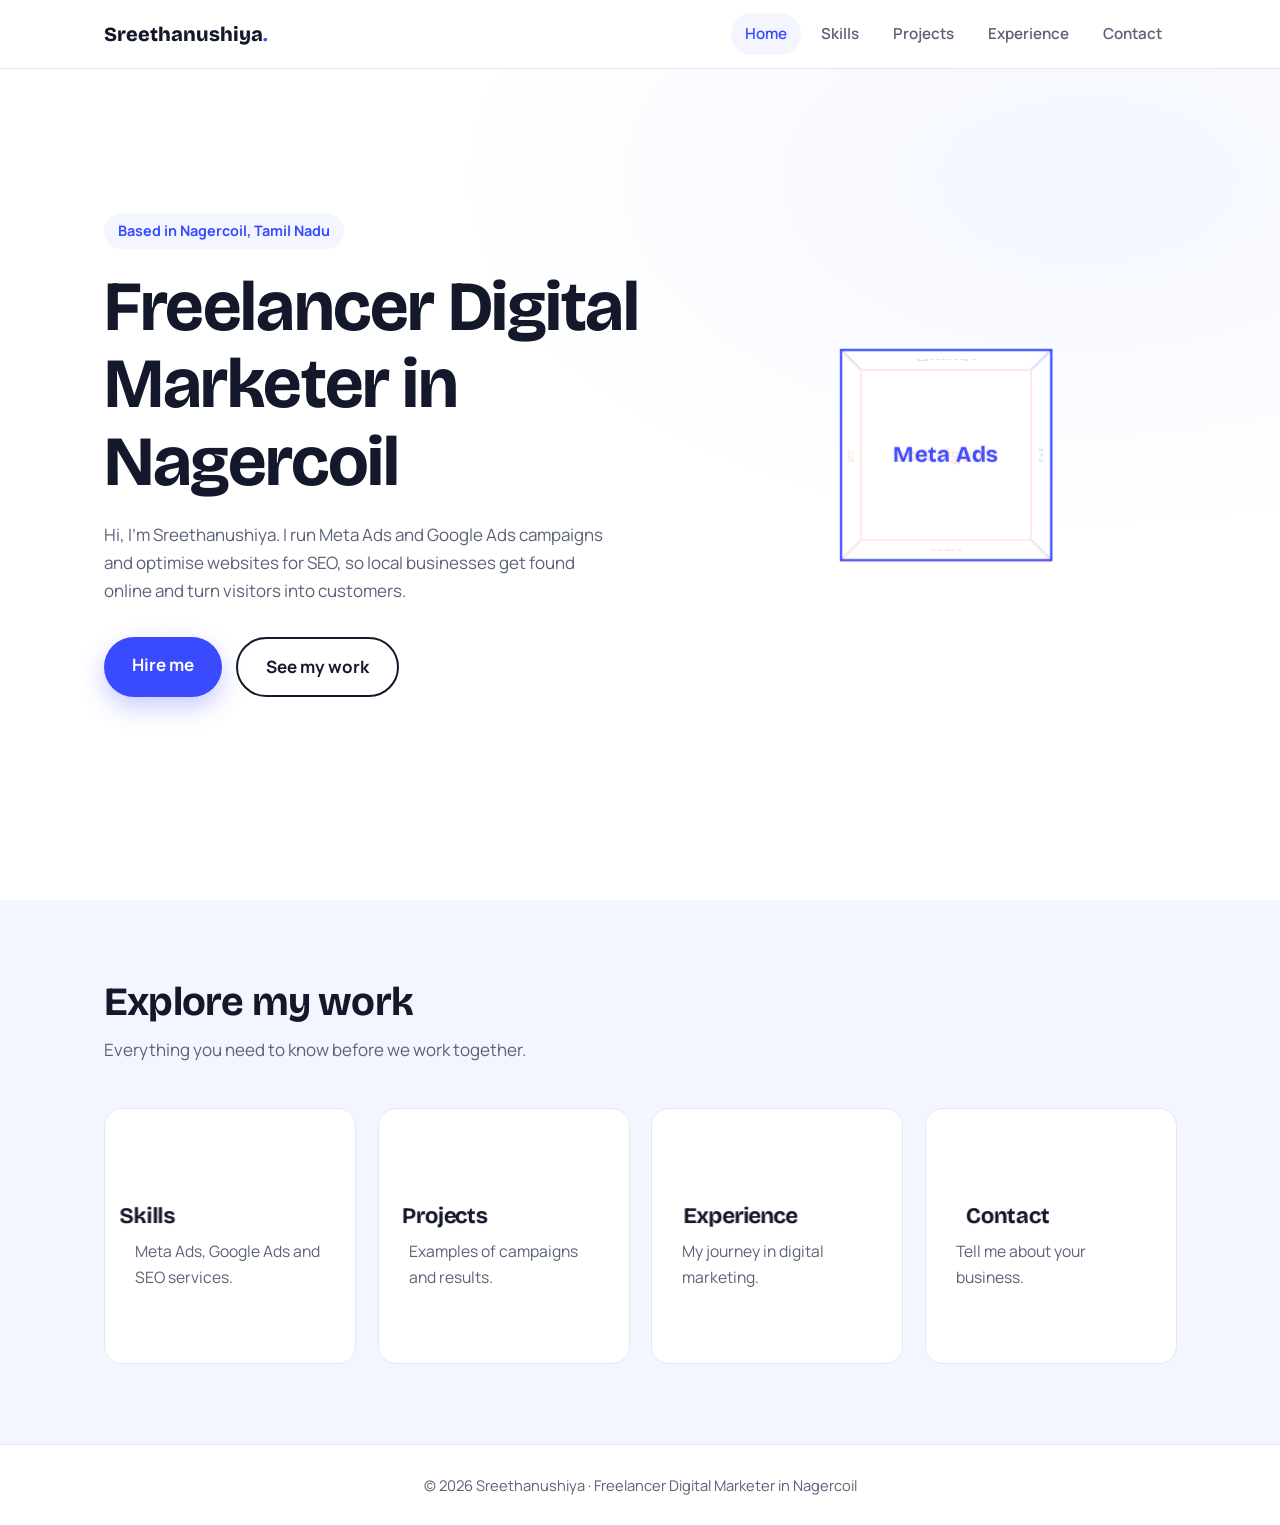
<file: index.html>
<!DOCTYPE html>
<html lang="en">
<head>
 <meta name="google-site-verification" content="ZzBJBocfdksx5osxQsKwCye_n1ombPH4TGK053Z4pOg" />
<meta charset="UTF-8">
<meta name="viewport" content="width=device-width, initial-scale=1">
<title> Digital Marketer Freelancing in Nagercoil | Sreethanushiya</title>
<meta name="description" content="Sreethanushiya is a freelancer digital marketer in Nagercoil offering Meta Ads, Google Ads and SEO services to help local businesses get more leads and sales.">
<meta name="keywords" content="freelancer digital marketer in Nagercoil, digital marketer Nagercoil, Meta Ads, Google Ads, SEO freelancer Nagercoil">
<meta name="author" content="Sreethanushiya">
<meta name="robots" content="index, follow">
<link rel="canonical" href="https://sreethanushiya.github.io/seo/">
<meta property="og:type" content="website">
<meta property="og:title" content="Freelancer Digital Marketer in Nagercoil | Sreethanushiya">
<meta property="og:description" content="Sreethanushiya is a freelancer digital marketer in Nagercoil offering Meta Ads, Google Ads and SEO services to help local businesses get more leads and sales.">
<meta property="og:url" content="https://sreethanushiya.github.io/seo/">
<link rel="preconnect" href="https://fonts.googleapis.com">
<link rel="preconnect" href="https://fonts.gstatic.com" crossorigin>
<link href="https://fonts.googleapis.com/css2?family=Bricolage+Grotesque:wght@600;700;800&family=Manrope:wght@400;500;600&display=swap" rel="stylesheet">
<script type="application/ld+json">{"@context":"https://schema.org","@type":"ProfessionalService","name":"Sreethanushiya - Freelancer Digital Marketer","url":"https://sreethanushiya.github.io/seo/","description":"Freelancer digital marketer in Nagercoil specialising in Meta Ads, Google Ads and SEO.","areaServed":"Nagercoil, Tamil Nadu, India","address":{"@type":"PostalAddress","addressLocality":"Nagercoil","addressRegion":"Tamil Nadu","addressCountry":"IN"},"founder":{"@type":"Person","name":"Sreethanushiya","jobTitle":"Digital Marketer"}}</script>
<style>
:root{--bg:#fff;--soft:#f3f6ff;--ink:#14182b;--mute:#5b6278;--line:#e3e7f3;--accent:#3a4bff;--accent2:#ff7a59;--r:18px}
*{box-sizing:border-box;margin:0;padding:0}
html{scroll-behavior:smooth}
body{font-family:'Manrope',system-ui,sans-serif;background:var(--bg);color:var(--ink);line-height:1.65;font-size:17px}
h1,h2,h3{font-family:'Bricolage Grotesque',system-ui,sans-serif;line-height:1.1;letter-spacing:-.02em}
a{color:inherit;text-decoration:none}
:focus-visible{outline:3px solid var(--accent);outline-offset:3px;border-radius:6px}
.wrap{max-width:1120px;margin:0 auto;padding:0 24px}
section{padding:80px 0}
.lead{color:var(--mute);max-width:56ch;margin-bottom:44px}
header{position:fixed;inset:0 0 auto 0;z-index:50;background:rgba(255,255,255,.9);backdrop-filter:blur(10px);border-bottom:1px solid var(--line)}
nav{display:flex;align-items:center;justify-content:space-between;height:68px}
.logo{font-family:'Bricolage Grotesque';font-weight:800;font-size:1.25rem}.logo b{color:var(--accent)}
nav ul{display:flex;gap:6px;list-style:none}
nav ul a{display:block;padding:8px 14px;border-radius:99px;font-weight:600;font-size:.95rem;color:var(--mute);transition:.25s}
nav ul a:hover,nav ul a.on{background:var(--soft);color:var(--accent)}
.btn{display:inline-block;padding:14px 28px;border-radius:99px;font-weight:700;transition:transform .25s,box-shadow .25s,background .25s}
.btn.p{background:var(--accent);color:#fff;box-shadow:0 10px 24px rgba(58,75,255,.28)}
.btn.p:hover{transform:translateY(-3px);box-shadow:0 16px 32px rgba(58,75,255,.38)}
.btn.s{border:2px solid var(--ink)}.btn.s:hover{background:var(--ink);color:#fff;transform:translateY(-3px)}
.cta{display:flex;gap:14px;flex-wrap:wrap}
#home{min-height:100vh;display:flex;align-items:center;padding-top:90px;background:radial-gradient(900px 500px at 85% 20%,var(--soft),transparent 70%)}
.hero{display:grid;grid-template-columns:1.1fr .9fr;gap:48px;align-items:center}
.hero h1{font-size:clamp(2.6rem,6vw,4.4rem);margin-bottom:20px}
.hero p{color:var(--mute);max-width:50ch;margin-bottom:32px}
.tag{display:inline-block;background:var(--soft);color:var(--accent);font-weight:700;font-size:.9rem;padding:6px 14px;border-radius:99px;margin-bottom:20px}
.stage{perspective:900px;display:grid;place-items:center;height:380px}
.cube{width:190px;height:190px;position:relative;transform-style:preserve-3d;animation:spin 18s linear infinite}
.stage:hover .cube{animation-play-state:paused}
.cube div{position:absolute;inset:0;display:grid;place-items:center;font-family:'Bricolage Grotesque';font-weight:700;font-size:1.25rem;border:2px solid var(--accent);background:rgba(255,255,255,.82);color:var(--accent)}
.cube div:nth-child(even){border-color:var(--accent2);color:var(--accent2)}
.cube .f{transform:translateZ(95px)}.cube .b{transform:rotateY(180deg) translateZ(95px)}.cube .r{transform:rotateY(90deg) translateZ(95px)}
.cube .l{transform:rotateY(-90deg) translateZ(95px)}.cube .t{transform:rotateX(90deg) translateZ(95px)}.cube .u{transform:rotateX(-90deg) translateZ(95px)}
@keyframes spin{to{transform:rotateX(360deg) rotateY(360deg)}}
.pagehead{padding:140px 0 56px;background:radial-gradient(800px 380px at 90% 0,var(--soft),transparent 70%)}
.pagehead h1{font-size:clamp(2.2rem,5vw,3.6rem);max-width:20ch;margin-bottom:16px}
.pagehead p{color:var(--mute);max-width:56ch}
h2{font-size:clamp(1.8rem,3.5vw,2.5rem);margin-bottom:12px}
.grid{display:grid;grid-template-columns:repeat(auto-fit,minmax(250px,1fr));gap:22px;perspective:1000px}
.card{display:block;background:#fff;border:1px solid var(--line);border-radius:var(--r);padding:30px;transition:transform .2s ease-out,box-shadow .3s,border-color .3s;transform-style:preserve-3d;will-change:transform}
.card:hover{box-shadow:0 24px 48px rgba(20,24,43,.12);border-color:var(--accent)}
.card h3{font-size:1.35rem;margin-bottom:10px;transform:translateZ(30px)}
.card p{color:var(--mute);font-size:.98rem}
.card .more{display:inline-block;margin-top:14px;color:var(--accent);font-weight:700}
.ico{width:48px;height:48px;border-radius:14px;background:var(--soft);display:grid;place-items:center;font-size:1.4rem;margin-bottom:18px;transform:translateZ(40px)}
.bar{height:8px;background:var(--soft);border-radius:9px;margin-top:16px;overflow:hidden}
.bar i{display:block;height:100%;width:0;background:linear-gradient(90deg,var(--accent),var(--accent2));border-radius:9px;transition:width 1.2s ease}
.alt{background:var(--soft)}
.tl{border-left:2px solid var(--line);margin-left:8px}
.job{position:relative;padding:0 0 40px 34px}.job:last-child{padding-bottom:0}
.job::before{content:"";position:absolute;left:-9px;top:6px;width:16px;height:16px;border-radius:50%;background:#fff;border:3px solid var(--accent);transition:.3s}
.job:hover::before{background:var(--accent);transform:scale(1.3)}
.job small{color:var(--accent);font-weight:700}.job h3{font-size:1.3rem;margin:4px 0 6px}.job p{color:var(--mute);max-width:62ch}
.contact{display:grid;grid-template-columns:1fr 1fr;gap:28px}
.contact .card p{color:var(--accent);font-weight:700}
footer{border-top:1px solid var(--line);padding:28px 0;text-align:center;color:var(--mute);font-size:.92rem}
@media(max-width:820px){.hero{grid-template-columns:1fr}.stage{height:300px;order:-1}.cube{width:140px;height:140px}
.cube .f{transform:translateZ(70px)}.cube .b{transform:rotateY(180deg) translateZ(70px)}.cube .r{transform:rotateY(90deg) translateZ(70px)}
.cube .l{transform:rotateY(-90deg) translateZ(70px)}.cube .t{transform:rotateX(90deg) translateZ(70px)}.cube .u{transform:rotateX(-90deg) translateZ(70px)}
nav ul a{padding:8px 9px;font-size:.85rem}.contact{grid-template-columns:1fr}section{padding:64px 0}}
@media(max-width:520px){.logo{display:none}nav{justify-content:center}}
@media(prefers-reduced-motion:reduce){*{animation:none!important;transition:none!important;scroll-behavior:auto!important}}
</style>
</head>
<body>
<header><nav class="wrap" aria-label="Main"><a href="index.html" class="logo">Sreethanushiya<b>.</b></a><ul><li><a href="index.html" class="on" aria-current="page">Home</a></li><li><a href="skills.html">Skills</a></li><li><a href="projects.html">Projects</a></li><li><a href="experience.html">Experience</a></li><li><a href="contact.html">Contact</a></li></ul></nav></header>
<main><section id="home"><div class="wrap hero"><div><span class="tag">Based in Nagercoil, Tamil Nadu</span><h1>Freelancer Digital Marketer in Nagercoil</h1><p>Hi, I’m Sreethanushiya. I run Meta Ads and Google Ads campaigns and optimise websites for SEO, so local businesses get found online and turn visitors into customers.</p><div class="cta"><a class="btn p" href="contact.html">Hire me</a><a class="btn s" href="projects.html">See my work</a></div></div><div class="stage" aria-hidden="true"><div class="cube"><div class="f">Meta Ads</div><div class="b">Google Ads</div><div class="r">SEO</div><div class="l">Leads</div><div class="t">Reach</div><div class="u">ROI</div></div></div></div></section><section class="alt"><div class="wrap"><h2>Explore my work</h2><p class="lead">Everything you need to know before we work together.</p><div class="grid"><a class="card" href="skills.html"><div class="ico">🧰</div><h3>Skills</h3><p>Meta Ads, Google Ads and SEO services.</p><span class="more">Learn more</span></a><a class="card" href="projects.html"><div class="ico">🚀</div><h3>Projects</h3><p>Examples of campaigns and results.</p><span class="more">Learn more</span></a><a class="card" href="experience.html"><div class="ico">🧭</div><h3>Experience</h3><p>My journey in digital marketing.</p><span class="more">Learn more</span></a><a class="card" href="contact.html"><div class="ico">✉️</div><h3>Contact</h3><p>Tell me about your business.</p><span class="more">Learn more</span></a></div></div></section></main>
<footer><div class="wrap">© <span id="yr">2026</span> Sreethanushiya · Freelancer Digital Marketer in Nagercoil</div></footer>
<script>
document.getElementById('yr').textContent=new Date().getFullYear();
if(!matchMedia('(prefers-reduced-motion: reduce)').matches){document.querySelectorAll('.card').forEach(function(c){
 c.addEventListener('mousemove',function(e){var r=c.getBoundingClientRect(),x=(e.clientX-r.left)/r.width-.5,y=(e.clientY-r.top)/r.height-.5;c.style.transform='rotateX('+(-y*10)+'deg) rotateY('+(x*10)+'deg) translateY(-4px)'});
 c.addEventListener('mouseleave',function(){c.style.transform=''})})}
var io=new IntersectionObserver(function(es){es.forEach(function(e){if(e.isIntersecting){e.target.style.width=e.target.dataset.w;io.unobserve(e.target)}})},{threshold:.4});
document.querySelectorAll('.bar i').forEach(function(b){io.observe(b)});
</script>
</body>
</html>
</file>
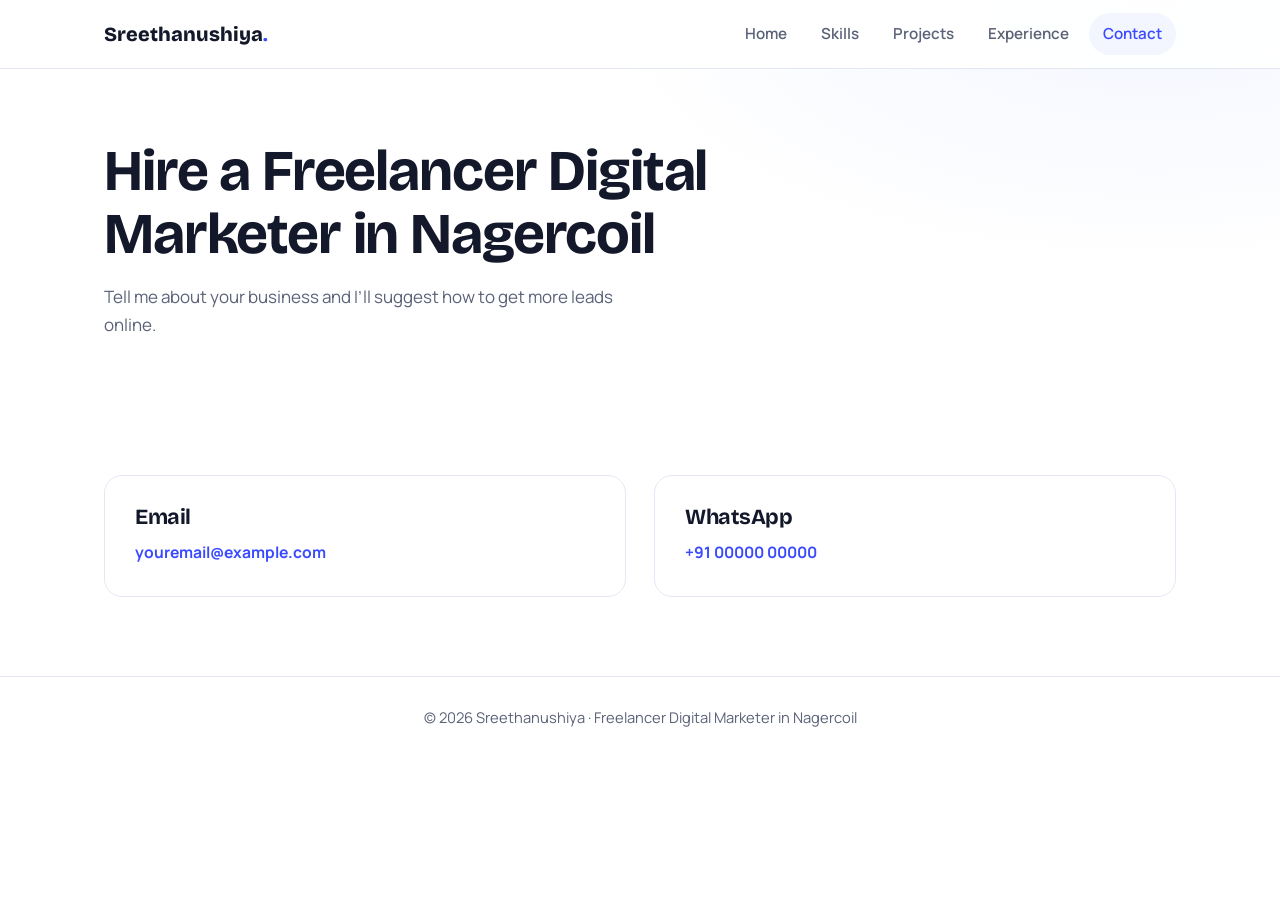
<file: contact.html>
<!DOCTYPE html>
<html lang="en">
<head>
<meta charset="UTF-8">
<meta name="viewport" content="width=device-width, initial-scale=1">
<title>Hire a Freelancer Digital Marketer in Nagercoil | Contact</title>
<meta name="description" content="Contact Sreethanushiya, freelancer digital marketer in Nagercoil, for Meta Ads, Google Ads and SEO services. Message on WhatsApp or email.">
<meta name="keywords" content="freelancer digital marketer in Nagercoil, digital marketer Nagercoil, Meta Ads, Google Ads, SEO freelancer Nagercoil">
<meta name="author" content="Sreethanushiya">
<meta name="robots" content="index, follow">
<link rel="canonical" href="https://sreethanushiya.github.io/seo/contact.html">
<meta property="og:type" content="website">
<meta property="og:title" content="Hire a Freelancer Digital Marketer in Nagercoil | Contact">
<meta property="og:description" content="Contact Sreethanushiya, freelancer digital marketer in Nagercoil, for Meta Ads, Google Ads and SEO services. Message on WhatsApp or email.">
<meta property="og:url" content="https://sreethanushiya.github.io/seo/contact.html">
<link rel="preconnect" href="https://fonts.googleapis.com">
<link rel="preconnect" href="https://fonts.gstatic.com" crossorigin>
<link href="https://fonts.googleapis.com/css2?family=Bricolage+Grotesque:wght@600;700;800&family=Manrope:wght@400;500;600&display=swap" rel="stylesheet">

<style>
:root{--bg:#fff;--soft:#f3f6ff;--ink:#14182b;--mute:#5b6278;--line:#e3e7f3;--accent:#3a4bff;--accent2:#ff7a59;--r:18px}
*{box-sizing:border-box;margin:0;padding:0}
html{scroll-behavior:smooth}
body{font-family:'Manrope',system-ui,sans-serif;background:var(--bg);color:var(--ink);line-height:1.65;font-size:17px}
h1,h2,h3{font-family:'Bricolage Grotesque',system-ui,sans-serif;line-height:1.1;letter-spacing:-.02em}
a{color:inherit;text-decoration:none}
:focus-visible{outline:3px solid var(--accent);outline-offset:3px;border-radius:6px}
.wrap{max-width:1120px;margin:0 auto;padding:0 24px}
section{padding:80px 0}
.lead{color:var(--mute);max-width:56ch;margin-bottom:44px}
header{position:fixed;inset:0 0 auto 0;z-index:50;background:rgba(255,255,255,.9);backdrop-filter:blur(10px);border-bottom:1px solid var(--line)}
nav{display:flex;align-items:center;justify-content:space-between;height:68px}
.logo{font-family:'Bricolage Grotesque';font-weight:800;font-size:1.25rem}.logo b{color:var(--accent)}
nav ul{display:flex;gap:6px;list-style:none}
nav ul a{display:block;padding:8px 14px;border-radius:99px;font-weight:600;font-size:.95rem;color:var(--mute);transition:.25s}
nav ul a:hover,nav ul a.on{background:var(--soft);color:var(--accent)}
.btn{display:inline-block;padding:14px 28px;border-radius:99px;font-weight:700;transition:transform .25s,box-shadow .25s,background .25s}
.btn.p{background:var(--accent);color:#fff;box-shadow:0 10px 24px rgba(58,75,255,.28)}
.btn.p:hover{transform:translateY(-3px);box-shadow:0 16px 32px rgba(58,75,255,.38)}
.btn.s{border:2px solid var(--ink)}.btn.s:hover{background:var(--ink);color:#fff;transform:translateY(-3px)}
.cta{display:flex;gap:14px;flex-wrap:wrap}
#home{min-height:100vh;display:flex;align-items:center;padding-top:90px;background:radial-gradient(900px 500px at 85% 20%,var(--soft),transparent 70%)}
.hero{display:grid;grid-template-columns:1.1fr .9fr;gap:48px;align-items:center}
.hero h1{font-size:clamp(2.6rem,6vw,4.4rem);margin-bottom:20px}
.hero p{color:var(--mute);max-width:50ch;margin-bottom:32px}
.tag{display:inline-block;background:var(--soft);color:var(--accent);font-weight:700;font-size:.9rem;padding:6px 14px;border-radius:99px;margin-bottom:20px}
.stage{perspective:900px;display:grid;place-items:center;height:380px}
.cube{width:190px;height:190px;position:relative;transform-style:preserve-3d;animation:spin 18s linear infinite}
.stage:hover .cube{animation-play-state:paused}
.cube div{position:absolute;inset:0;display:grid;place-items:center;font-family:'Bricolage Grotesque';font-weight:700;font-size:1.25rem;border:2px solid var(--accent);background:rgba(255,255,255,.82);color:var(--accent)}
.cube div:nth-child(even){border-color:var(--accent2);color:var(--accent2)}
.cube .f{transform:translateZ(95px)}.cube .b{transform:rotateY(180deg) translateZ(95px)}.cube .r{transform:rotateY(90deg) translateZ(95px)}
.cube .l{transform:rotateY(-90deg) translateZ(95px)}.cube .t{transform:rotateX(90deg) translateZ(95px)}.cube .u{transform:rotateX(-90deg) translateZ(95px)}
@keyframes spin{to{transform:rotateX(360deg) rotateY(360deg)}}
.pagehead{padding:140px 0 56px;background:radial-gradient(800px 380px at 90% 0,var(--soft),transparent 70%)}
.pagehead h1{font-size:clamp(2.2rem,5vw,3.6rem);max-width:20ch;margin-bottom:16px}
.pagehead p{color:var(--mute);max-width:56ch}
h2{font-size:clamp(1.8rem,3.5vw,2.5rem);margin-bottom:12px}
.grid{display:grid;grid-template-columns:repeat(auto-fit,minmax(250px,1fr));gap:22px;perspective:1000px}
.card{display:block;background:#fff;border:1px solid var(--line);border-radius:var(--r);padding:30px;transition:transform .2s ease-out,box-shadow .3s,border-color .3s;transform-style:preserve-3d;will-change:transform}
.card:hover{box-shadow:0 24px 48px rgba(20,24,43,.12);border-color:var(--accent)}
.card h3{font-size:1.35rem;margin-bottom:10px;transform:translateZ(30px)}
.card p{color:var(--mute);font-size:.98rem}
.card .more{display:inline-block;margin-top:14px;color:var(--accent);font-weight:700}
.ico{width:48px;height:48px;border-radius:14px;background:var(--soft);display:grid;place-items:center;font-size:1.4rem;margin-bottom:18px;transform:translateZ(40px)}
.bar{height:8px;background:var(--soft);border-radius:9px;margin-top:16px;overflow:hidden}
.bar i{display:block;height:100%;width:0;background:linear-gradient(90deg,var(--accent),var(--accent2));border-radius:9px;transition:width 1.2s ease}
.alt{background:var(--soft)}
.tl{border-left:2px solid var(--line);margin-left:8px}
.job{position:relative;padding:0 0 40px 34px}.job:last-child{padding-bottom:0}
.job::before{content:"";position:absolute;left:-9px;top:6px;width:16px;height:16px;border-radius:50%;background:#fff;border:3px solid var(--accent);transition:.3s}
.job:hover::before{background:var(--accent);transform:scale(1.3)}
.job small{color:var(--accent);font-weight:700}.job h3{font-size:1.3rem;margin:4px 0 6px}.job p{color:var(--mute);max-width:62ch}
.contact{display:grid;grid-template-columns:1fr 1fr;gap:28px}
.contact .card p{color:var(--accent);font-weight:700}
footer{border-top:1px solid var(--line);padding:28px 0;text-align:center;color:var(--mute);font-size:.92rem}
@media(max-width:820px){.hero{grid-template-columns:1fr}.stage{height:300px;order:-1}.cube{width:140px;height:140px}
.cube .f{transform:translateZ(70px)}.cube .b{transform:rotateY(180deg) translateZ(70px)}.cube .r{transform:rotateY(90deg) translateZ(70px)}
.cube .l{transform:rotateY(-90deg) translateZ(70px)}.cube .t{transform:rotateX(90deg) translateZ(70px)}.cube .u{transform:rotateX(-90deg) translateZ(70px)}
nav ul a{padding:8px 9px;font-size:.85rem}.contact{grid-template-columns:1fr}section{padding:64px 0}}
@media(max-width:520px){.logo{display:none}nav{justify-content:center}}
@media(prefers-reduced-motion:reduce){*{animation:none!important;transition:none!important;scroll-behavior:auto!important}}
</style>
</head>
<body>
<header><nav class="wrap" aria-label="Main"><a href="index.html" class="logo">Sreethanushiya<b>.</b></a><ul><li><a href="index.html">Home</a></li><li><a href="skills.html">Skills</a></li><li><a href="projects.html">Projects</a></li><li><a href="experience.html">Experience</a></li><li><a href="contact.html" class="on" aria-current="page">Contact</a></li></ul></nav></header>
<main><div class="pagehead"><div class="wrap"><h1>Hire a Freelancer Digital Marketer in Nagercoil</h1><p>Tell me about your business and I’ll suggest how to get more leads online.</p></div></div><section><div class="wrap"><div class="contact"><a class="card" href="mailto:youremail@example.com"><h3>Email</h3><p>youremail@example.com</p></a><a class="card" href="https://wa.me/910000000000" rel="noopener"><h3>WhatsApp</h3><p>+91 00000 00000</p></a></div></div></section></main>
<footer><div class="wrap">© <span id="yr">2026</span> Sreethanushiya · Freelancer Digital Marketer in Nagercoil</div></footer>
<script>
document.getElementById('yr').textContent=new Date().getFullYear();
if(!matchMedia('(prefers-reduced-motion: reduce)').matches){document.querySelectorAll('.card').forEach(function(c){
 c.addEventListener('mousemove',function(e){var r=c.getBoundingClientRect(),x=(e.clientX-r.left)/r.width-.5,y=(e.clientY-r.top)/r.height-.5;c.style.transform='rotateX('+(-y*10)+'deg) rotateY('+(x*10)+'deg) translateY(-4px)'});
 c.addEventListener('mouseleave',function(){c.style.transform=''})})}
var io=new IntersectionObserver(function(es){es.forEach(function(e){if(e.isIntersecting){e.target.style.width=e.target.dataset.w;io.unobserve(e.target)}})},{threshold:.4});
document.querySelectorAll('.bar i').forEach(function(b){io.observe(b)});
</script>
</body>
</html>
</file>
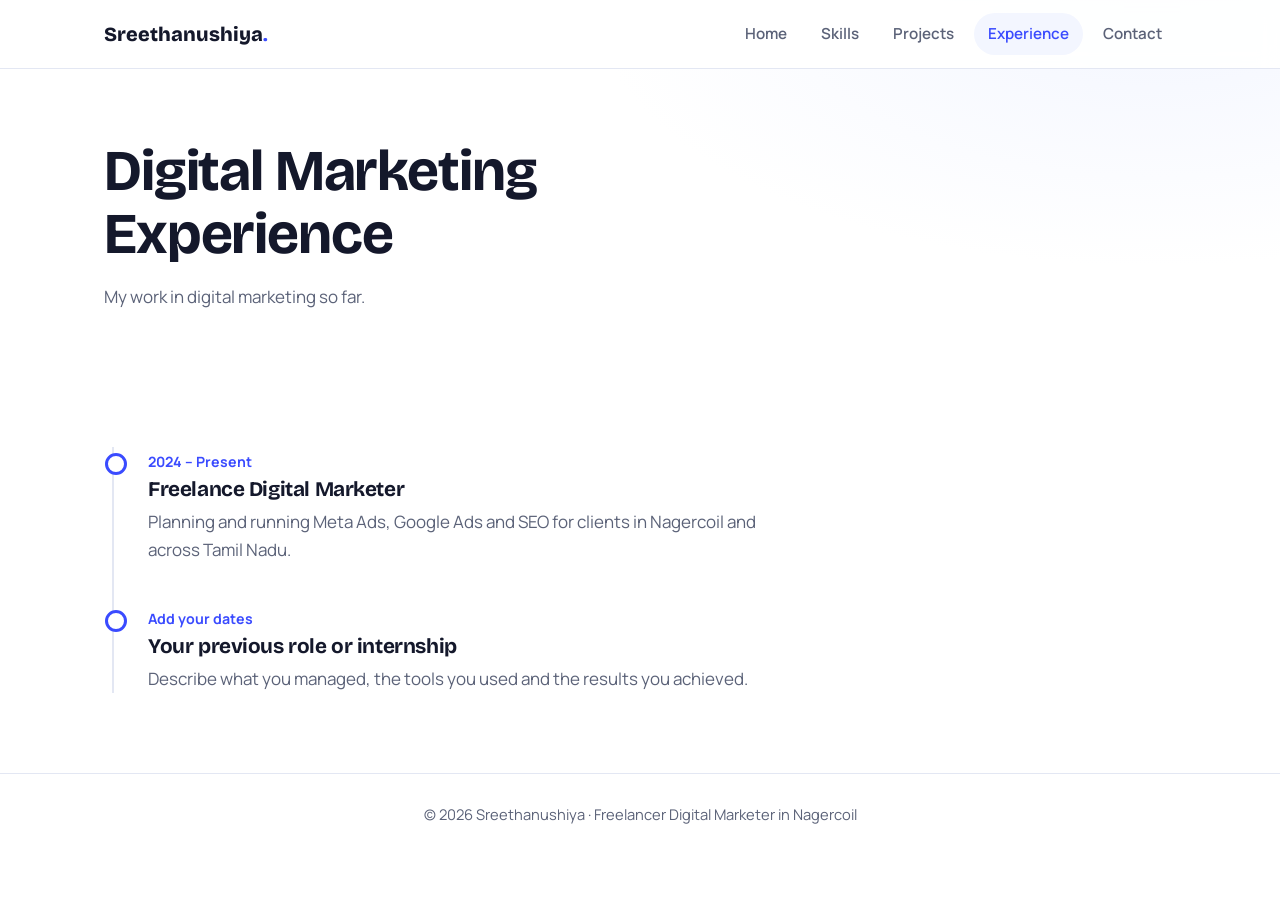
<file: experience.html>
<!DOCTYPE html>
<html lang="en">
<head>
<meta charset="UTF-8">
<meta name="viewport" content="width=device-width, initial-scale=1">
<title>Digital Marketing Experience | Sreethanushiya, Nagercoil</title>
<meta name="description" content="Work experience of Sreethanushiya, a freelancer digital marketer in Nagercoil with hands-on experience in Meta Ads, Google Ads and SEO.">
<meta name="keywords" content="freelancer digital marketer in Nagercoil, digital marketer Nagercoil, Meta Ads, Google Ads, SEO freelancer Nagercoil">
<meta name="author" content="Sreethanushiya">
<meta name="robots" content="index, follow">
<link rel="canonical" href="https://sreethanushiya.github.io/seo/experience.html">
<meta property="og:type" content="website">
<meta property="og:title" content="Digital Marketing Experience | Sreethanushiya, Nagercoil">
<meta property="og:description" content="Work experience of Sreethanushiya, a freelancer digital marketer in Nagercoil with hands-on experience in Meta Ads, Google Ads and SEO.">
<meta property="og:url" content="https://sreethanushiya.github.io/seo/experience.html">
<link rel="preconnect" href="https://fonts.googleapis.com">
<link rel="preconnect" href="https://fonts.gstatic.com" crossorigin>
<link href="https://fonts.googleapis.com/css2?family=Bricolage+Grotesque:wght@600;700;800&family=Manrope:wght@400;500;600&display=swap" rel="stylesheet">

<style>
:root{--bg:#fff;--soft:#f3f6ff;--ink:#14182b;--mute:#5b6278;--line:#e3e7f3;--accent:#3a4bff;--accent2:#ff7a59;--r:18px}
*{box-sizing:border-box;margin:0;padding:0}
html{scroll-behavior:smooth}
body{font-family:'Manrope',system-ui,sans-serif;background:var(--bg);color:var(--ink);line-height:1.65;font-size:17px}
h1,h2,h3{font-family:'Bricolage Grotesque',system-ui,sans-serif;line-height:1.1;letter-spacing:-.02em}
a{color:inherit;text-decoration:none}
:focus-visible{outline:3px solid var(--accent);outline-offset:3px;border-radius:6px}
.wrap{max-width:1120px;margin:0 auto;padding:0 24px}
section{padding:80px 0}
.lead{color:var(--mute);max-width:56ch;margin-bottom:44px}
header{position:fixed;inset:0 0 auto 0;z-index:50;background:rgba(255,255,255,.9);backdrop-filter:blur(10px);border-bottom:1px solid var(--line)}
nav{display:flex;align-items:center;justify-content:space-between;height:68px}
.logo{font-family:'Bricolage Grotesque';font-weight:800;font-size:1.25rem}.logo b{color:var(--accent)}
nav ul{display:flex;gap:6px;list-style:none}
nav ul a{display:block;padding:8px 14px;border-radius:99px;font-weight:600;font-size:.95rem;color:var(--mute);transition:.25s}
nav ul a:hover,nav ul a.on{background:var(--soft);color:var(--accent)}
.btn{display:inline-block;padding:14px 28px;border-radius:99px;font-weight:700;transition:transform .25s,box-shadow .25s,background .25s}
.btn.p{background:var(--accent);color:#fff;box-shadow:0 10px 24px rgba(58,75,255,.28)}
.btn.p:hover{transform:translateY(-3px);box-shadow:0 16px 32px rgba(58,75,255,.38)}
.btn.s{border:2px solid var(--ink)}.btn.s:hover{background:var(--ink);color:#fff;transform:translateY(-3px)}
.cta{display:flex;gap:14px;flex-wrap:wrap}
#home{min-height:100vh;display:flex;align-items:center;padding-top:90px;background:radial-gradient(900px 500px at 85% 20%,var(--soft),transparent 70%)}
.hero{display:grid;grid-template-columns:1.1fr .9fr;gap:48px;align-items:center}
.hero h1{font-size:clamp(2.6rem,6vw,4.4rem);margin-bottom:20px}
.hero p{color:var(--mute);max-width:50ch;margin-bottom:32px}
.tag{display:inline-block;background:var(--soft);color:var(--accent);font-weight:700;font-size:.9rem;padding:6px 14px;border-radius:99px;margin-bottom:20px}
.stage{perspective:900px;display:grid;place-items:center;height:380px}
.cube{width:190px;height:190px;position:relative;transform-style:preserve-3d;animation:spin 18s linear infinite}
.stage:hover .cube{animation-play-state:paused}
.cube div{position:absolute;inset:0;display:grid;place-items:center;font-family:'Bricolage Grotesque';font-weight:700;font-size:1.25rem;border:2px solid var(--accent);background:rgba(255,255,255,.82);color:var(--accent)}
.cube div:nth-child(even){border-color:var(--accent2);color:var(--accent2)}
.cube .f{transform:translateZ(95px)}.cube .b{transform:rotateY(180deg) translateZ(95px)}.cube .r{transform:rotateY(90deg) translateZ(95px)}
.cube .l{transform:rotateY(-90deg) translateZ(95px)}.cube .t{transform:rotateX(90deg) translateZ(95px)}.cube .u{transform:rotateX(-90deg) translateZ(95px)}
@keyframes spin{to{transform:rotateX(360deg) rotateY(360deg)}}
.pagehead{padding:140px 0 56px;background:radial-gradient(800px 380px at 90% 0,var(--soft),transparent 70%)}
.pagehead h1{font-size:clamp(2.2rem,5vw,3.6rem);max-width:20ch;margin-bottom:16px}
.pagehead p{color:var(--mute);max-width:56ch}
h2{font-size:clamp(1.8rem,3.5vw,2.5rem);margin-bottom:12px}
.grid{display:grid;grid-template-columns:repeat(auto-fit,minmax(250px,1fr));gap:22px;perspective:1000px}
.card{display:block;background:#fff;border:1px solid var(--line);border-radius:var(--r);padding:30px;transition:transform .2s ease-out,box-shadow .3s,border-color .3s;transform-style:preserve-3d;will-change:transform}
.card:hover{box-shadow:0 24px 48px rgba(20,24,43,.12);border-color:var(--accent)}
.card h3{font-size:1.35rem;margin-bottom:10px;transform:translateZ(30px)}
.card p{color:var(--mute);font-size:.98rem}
.card .more{display:inline-block;margin-top:14px;color:var(--accent);font-weight:700}
.ico{width:48px;height:48px;border-radius:14px;background:var(--soft);display:grid;place-items:center;font-size:1.4rem;margin-bottom:18px;transform:translateZ(40px)}
.bar{height:8px;background:var(--soft);border-radius:9px;margin-top:16px;overflow:hidden}
.bar i{display:block;height:100%;width:0;background:linear-gradient(90deg,var(--accent),var(--accent2));border-radius:9px;transition:width 1.2s ease}
.alt{background:var(--soft)}
.tl{border-left:2px solid var(--line);margin-left:8px}
.job{position:relative;padding:0 0 40px 34px}.job:last-child{padding-bottom:0}
.job::before{content:"";position:absolute;left:-9px;top:6px;width:16px;height:16px;border-radius:50%;background:#fff;border:3px solid var(--accent);transition:.3s}
.job:hover::before{background:var(--accent);transform:scale(1.3)}
.job small{color:var(--accent);font-weight:700}.job h3{font-size:1.3rem;margin:4px 0 6px}.job p{color:var(--mute);max-width:62ch}
.contact{display:grid;grid-template-columns:1fr 1fr;gap:28px}
.contact .card p{color:var(--accent);font-weight:700}
footer{border-top:1px solid var(--line);padding:28px 0;text-align:center;color:var(--mute);font-size:.92rem}
@media(max-width:820px){.hero{grid-template-columns:1fr}.stage{height:300px;order:-1}.cube{width:140px;height:140px}
.cube .f{transform:translateZ(70px)}.cube .b{transform:rotateY(180deg) translateZ(70px)}.cube .r{transform:rotateY(90deg) translateZ(70px)}
.cube .l{transform:rotateY(-90deg) translateZ(70px)}.cube .t{transform:rotateX(90deg) translateZ(70px)}.cube .u{transform:rotateX(-90deg) translateZ(70px)}
nav ul a{padding:8px 9px;font-size:.85rem}.contact{grid-template-columns:1fr}section{padding:64px 0}}
@media(max-width:520px){.logo{display:none}nav{justify-content:center}}
@media(prefers-reduced-motion:reduce){*{animation:none!important;transition:none!important;scroll-behavior:auto!important}}
</style>
</head>
<body>
<header><nav class="wrap" aria-label="Main"><a href="index.html" class="logo">Sreethanushiya<b>.</b></a><ul><li><a href="index.html">Home</a></li><li><a href="skills.html">Skills</a></li><li><a href="projects.html">Projects</a></li><li><a href="experience.html" class="on" aria-current="page">Experience</a></li><li><a href="contact.html">Contact</a></li></ul></nav></header>
<main><div class="pagehead"><div class="wrap"><h1>Digital Marketing Experience</h1><p>My work in digital marketing so far.</p></div></div><section><div class="wrap"><div class="tl"><div class="job"><small>2024 – Present</small><h3>Freelance Digital Marketer</h3><p>Planning and running Meta Ads, Google Ads and SEO for clients in Nagercoil and across Tamil Nadu.</p></div><div class="job"><small>Add your dates</small><h3>Your previous role or internship</h3><p>Describe what you managed, the tools you used and the results you achieved.</p></div></div></div></section></main>
<footer><div class="wrap">© <span id="yr">2026</span> Sreethanushiya · Freelancer Digital Marketer in Nagercoil</div></footer>
<script>
document.getElementById('yr').textContent=new Date().getFullYear();
if(!matchMedia('(prefers-reduced-motion: reduce)').matches){document.querySelectorAll('.card').forEach(function(c){
 c.addEventListener('mousemove',function(e){var r=c.getBoundingClientRect(),x=(e.clientX-r.left)/r.width-.5,y=(e.clientY-r.top)/r.height-.5;c.style.transform='rotateX('+(-y*10)+'deg) rotateY('+(x*10)+'deg) translateY(-4px)'});
 c.addEventListener('mouseleave',function(){c.style.transform=''})})}
var io=new IntersectionObserver(function(es){es.forEach(function(e){if(e.isIntersecting){e.target.style.width=e.target.dataset.w;io.unobserve(e.target)}})},{threshold:.4});
document.querySelectorAll('.bar i').forEach(function(b){io.observe(b)});
</script>
</body>
</html>
</file>
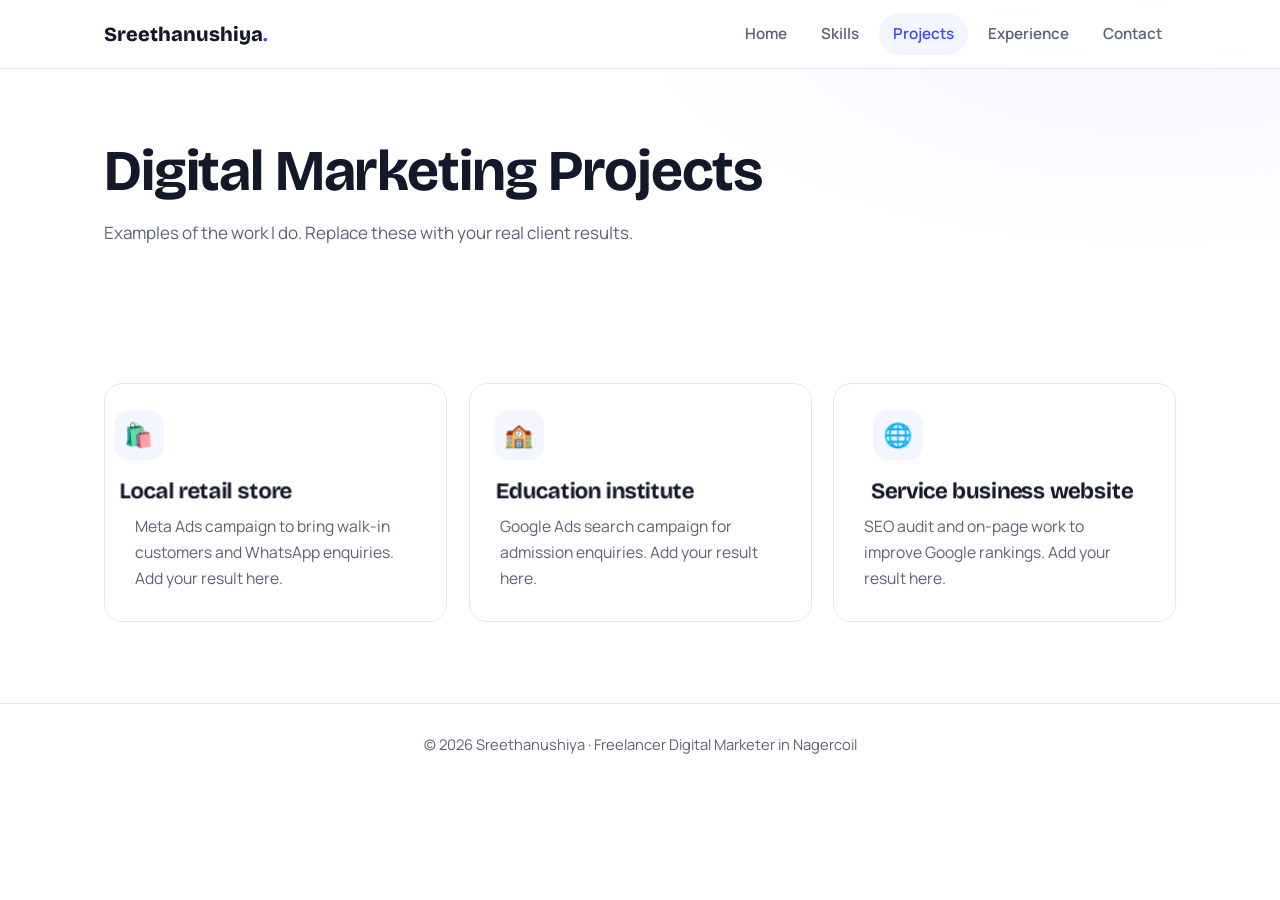
<file: projects.html>
<!DOCTYPE html>
<html lang="en">
<head>
<meta charset="UTF-8">
<meta name="viewport" content="width=device-width, initial-scale=1">
<title>Digital Marketing Projects in Nagercoil | Sreethanushiya</title>
<meta name="description" content="See digital marketing projects by Sreethanushiya, freelancer digital marketer in Nagercoil, covering Meta Ads, Google Ads and SEO campaigns.">
<meta name="keywords" content="freelancer digital marketer in Nagercoil, digital marketer Nagercoil, Meta Ads, Google Ads, SEO freelancer Nagercoil">
<meta name="author" content="Sreethanushiya">
<meta name="robots" content="index, follow">
<link rel="canonical" href="https://sreethanushiya.github.io/seo/projects.html">
<meta property="og:type" content="website">
<meta property="og:title" content="Digital Marketing Projects in Nagercoil | Sreethanushiya">
<meta property="og:description" content="See digital marketing projects by Sreethanushiya, freelancer digital marketer in Nagercoil, covering Meta Ads, Google Ads and SEO campaigns.">
<meta property="og:url" content="https://sreethanushiya.github.io/seo/projects.html">
<link rel="preconnect" href="https://fonts.googleapis.com">
<link rel="preconnect" href="https://fonts.gstatic.com" crossorigin>
<link href="https://fonts.googleapis.com/css2?family=Bricolage+Grotesque:wght@600;700;800&family=Manrope:wght@400;500;600&display=swap" rel="stylesheet">

<style>
:root{--bg:#fff;--soft:#f3f6ff;--ink:#14182b;--mute:#5b6278;--line:#e3e7f3;--accent:#3a4bff;--accent2:#ff7a59;--r:18px}
*{box-sizing:border-box;margin:0;padding:0}
html{scroll-behavior:smooth}
body{font-family:'Manrope',system-ui,sans-serif;background:var(--bg);color:var(--ink);line-height:1.65;font-size:17px}
h1,h2,h3{font-family:'Bricolage Grotesque',system-ui,sans-serif;line-height:1.1;letter-spacing:-.02em}
a{color:inherit;text-decoration:none}
:focus-visible{outline:3px solid var(--accent);outline-offset:3px;border-radius:6px}
.wrap{max-width:1120px;margin:0 auto;padding:0 24px}
section{padding:80px 0}
.lead{color:var(--mute);max-width:56ch;margin-bottom:44px}
header{position:fixed;inset:0 0 auto 0;z-index:50;background:rgba(255,255,255,.9);backdrop-filter:blur(10px);border-bottom:1px solid var(--line)}
nav{display:flex;align-items:center;justify-content:space-between;height:68px}
.logo{font-family:'Bricolage Grotesque';font-weight:800;font-size:1.25rem}.logo b{color:var(--accent)}
nav ul{display:flex;gap:6px;list-style:none}
nav ul a{display:block;padding:8px 14px;border-radius:99px;font-weight:600;font-size:.95rem;color:var(--mute);transition:.25s}
nav ul a:hover,nav ul a.on{background:var(--soft);color:var(--accent)}
.btn{display:inline-block;padding:14px 28px;border-radius:99px;font-weight:700;transition:transform .25s,box-shadow .25s,background .25s}
.btn.p{background:var(--accent);color:#fff;box-shadow:0 10px 24px rgba(58,75,255,.28)}
.btn.p:hover{transform:translateY(-3px);box-shadow:0 16px 32px rgba(58,75,255,.38)}
.btn.s{border:2px solid var(--ink)}.btn.s:hover{background:var(--ink);color:#fff;transform:translateY(-3px)}
.cta{display:flex;gap:14px;flex-wrap:wrap}
#home{min-height:100vh;display:flex;align-items:center;padding-top:90px;background:radial-gradient(900px 500px at 85% 20%,var(--soft),transparent 70%)}
.hero{display:grid;grid-template-columns:1.1fr .9fr;gap:48px;align-items:center}
.hero h1{font-size:clamp(2.6rem,6vw,4.4rem);margin-bottom:20px}
.hero p{color:var(--mute);max-width:50ch;margin-bottom:32px}
.tag{display:inline-block;background:var(--soft);color:var(--accent);font-weight:700;font-size:.9rem;padding:6px 14px;border-radius:99px;margin-bottom:20px}
.stage{perspective:900px;display:grid;place-items:center;height:380px}
.cube{width:190px;height:190px;position:relative;transform-style:preserve-3d;animation:spin 18s linear infinite}
.stage:hover .cube{animation-play-state:paused}
.cube div{position:absolute;inset:0;display:grid;place-items:center;font-family:'Bricolage Grotesque';font-weight:700;font-size:1.25rem;border:2px solid var(--accent);background:rgba(255,255,255,.82);color:var(--accent)}
.cube div:nth-child(even){border-color:var(--accent2);color:var(--accent2)}
.cube .f{transform:translateZ(95px)}.cube .b{transform:rotateY(180deg) translateZ(95px)}.cube .r{transform:rotateY(90deg) translateZ(95px)}
.cube .l{transform:rotateY(-90deg) translateZ(95px)}.cube .t{transform:rotateX(90deg) translateZ(95px)}.cube .u{transform:rotateX(-90deg) translateZ(95px)}
@keyframes spin{to{transform:rotateX(360deg) rotateY(360deg)}}
.pagehead{padding:140px 0 56px;background:radial-gradient(800px 380px at 90% 0,var(--soft),transparent 70%)}
.pagehead h1{font-size:clamp(2.2rem,5vw,3.6rem);max-width:20ch;margin-bottom:16px}
.pagehead p{color:var(--mute);max-width:56ch}
h2{font-size:clamp(1.8rem,3.5vw,2.5rem);margin-bottom:12px}
.grid{display:grid;grid-template-columns:repeat(auto-fit,minmax(250px,1fr));gap:22px;perspective:1000px}
.card{display:block;background:#fff;border:1px solid var(--line);border-radius:var(--r);padding:30px;transition:transform .2s ease-out,box-shadow .3s,border-color .3s;transform-style:preserve-3d;will-change:transform}
.card:hover{box-shadow:0 24px 48px rgba(20,24,43,.12);border-color:var(--accent)}
.card h3{font-size:1.35rem;margin-bottom:10px;transform:translateZ(30px)}
.card p{color:var(--mute);font-size:.98rem}
.card .more{display:inline-block;margin-top:14px;color:var(--accent);font-weight:700}
.ico{width:48px;height:48px;border-radius:14px;background:var(--soft);display:grid;place-items:center;font-size:1.4rem;margin-bottom:18px;transform:translateZ(40px)}
.bar{height:8px;background:var(--soft);border-radius:9px;margin-top:16px;overflow:hidden}
.bar i{display:block;height:100%;width:0;background:linear-gradient(90deg,var(--accent),var(--accent2));border-radius:9px;transition:width 1.2s ease}
.alt{background:var(--soft)}
.tl{border-left:2px solid var(--line);margin-left:8px}
.job{position:relative;padding:0 0 40px 34px}.job:last-child{padding-bottom:0}
.job::before{content:"";position:absolute;left:-9px;top:6px;width:16px;height:16px;border-radius:50%;background:#fff;border:3px solid var(--accent);transition:.3s}
.job:hover::before{background:var(--accent);transform:scale(1.3)}
.job small{color:var(--accent);font-weight:700}.job h3{font-size:1.3rem;margin:4px 0 6px}.job p{color:var(--mute);max-width:62ch}
.contact{display:grid;grid-template-columns:1fr 1fr;gap:28px}
.contact .card p{color:var(--accent);font-weight:700}
footer{border-top:1px solid var(--line);padding:28px 0;text-align:center;color:var(--mute);font-size:.92rem}
@media(max-width:820px){.hero{grid-template-columns:1fr}.stage{height:300px;order:-1}.cube{width:140px;height:140px}
.cube .f{transform:translateZ(70px)}.cube .b{transform:rotateY(180deg) translateZ(70px)}.cube .r{transform:rotateY(90deg) translateZ(70px)}
.cube .l{transform:rotateY(-90deg) translateZ(70px)}.cube .t{transform:rotateX(90deg) translateZ(70px)}.cube .u{transform:rotateX(-90deg) translateZ(70px)}
nav ul a{padding:8px 9px;font-size:.85rem}.contact{grid-template-columns:1fr}section{padding:64px 0}}
@media(max-width:520px){.logo{display:none}nav{justify-content:center}}
@media(prefers-reduced-motion:reduce){*{animation:none!important;transition:none!important;scroll-behavior:auto!important}}
</style>
</head>
<body>
<header><nav class="wrap" aria-label="Main"><a href="index.html" class="logo">Sreethanushiya<b>.</b></a><ul><li><a href="index.html">Home</a></li><li><a href="skills.html">Skills</a></li><li><a href="projects.html" class="on" aria-current="page">Projects</a></li><li><a href="experience.html">Experience</a></li><li><a href="contact.html">Contact</a></li></ul></nav></header>
<main><div class="pagehead"><div class="wrap"><h1>Digital Marketing Projects</h1><p>Examples of the work I do. Replace these with your real client results.</p></div></div><section><div class="wrap"><div class="grid"><article class="card"><div class="ico">🛍️</div><h3>Local retail store</h3><p>Meta Ads campaign to bring walk-in customers and WhatsApp enquiries. Add your result here.</p></article><article class="card"><div class="ico">🏫</div><h3>Education institute</h3><p>Google Ads search campaign for admission enquiries. Add your result here.</p></article><article class="card"><div class="ico">🌐</div><h3>Service business website</h3><p>SEO audit and on-page work to improve Google rankings. Add your result here.</p></article></div></div></section></main>
<footer><div class="wrap">© <span id="yr">2026</span> Sreethanushiya · Freelancer Digital Marketer in Nagercoil</div></footer>
<script>
document.getElementById('yr').textContent=new Date().getFullYear();
if(!matchMedia('(prefers-reduced-motion: reduce)').matches){document.querySelectorAll('.card').forEach(function(c){
 c.addEventListener('mousemove',function(e){var r=c.getBoundingClientRect(),x=(e.clientX-r.left)/r.width-.5,y=(e.clientY-r.top)/r.height-.5;c.style.transform='rotateX('+(-y*10)+'deg) rotateY('+(x*10)+'deg) translateY(-4px)'});
 c.addEventListener('mouseleave',function(){c.style.transform=''})})}
var io=new IntersectionObserver(function(es){es.forEach(function(e){if(e.isIntersecting){e.target.style.width=e.target.dataset.w;io.unobserve(e.target)}})},{threshold:.4});
document.querySelectorAll('.bar i').forEach(function(b){io.observe(b)});
</script>
</body>
</html>
</file>
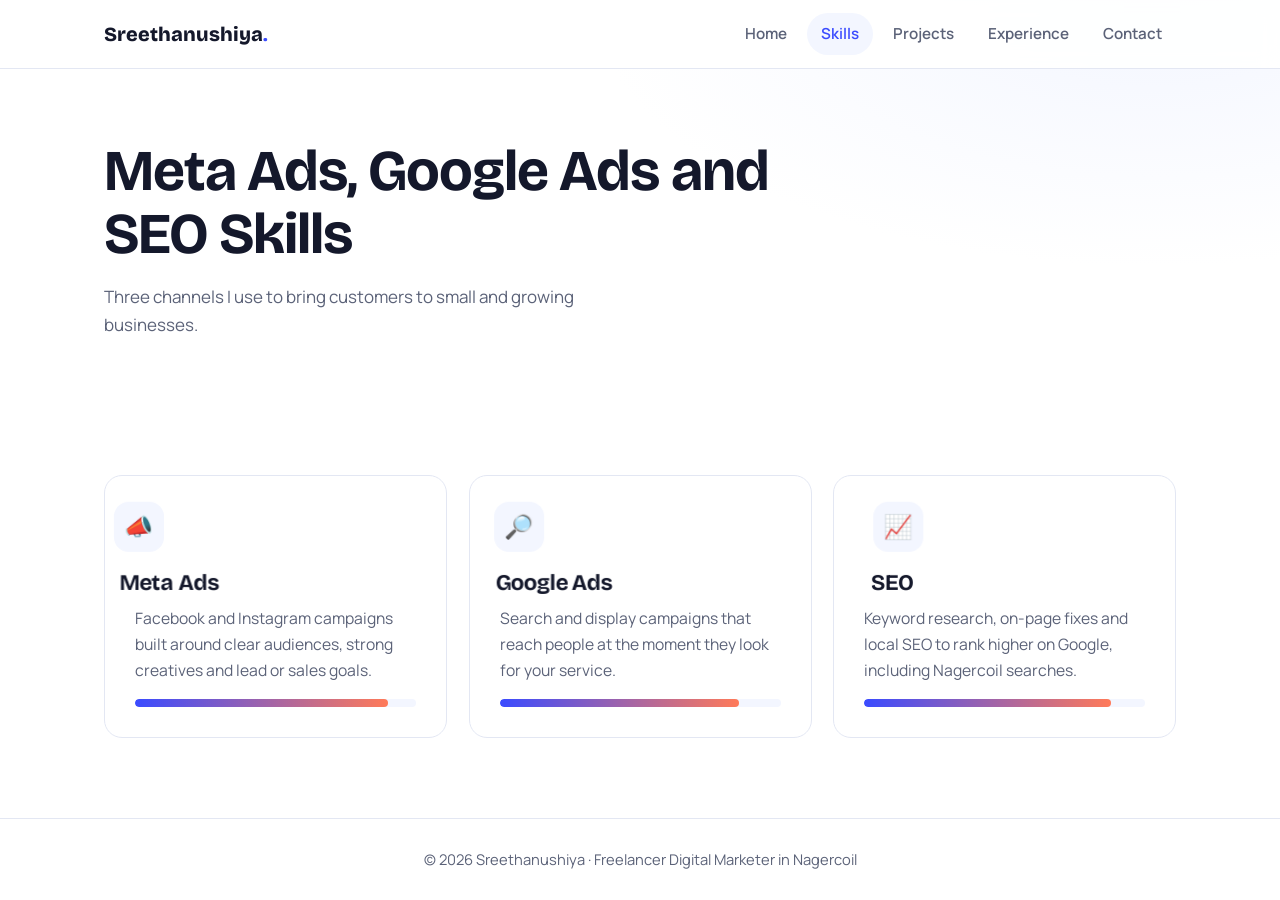
<file: skills.html>
<!DOCTYPE html>
<html lang="en">
<head>
<meta charset="UTF-8">
<meta name="viewport" content="width=device-width, initial-scale=1">
<title>Digital Marketing Skills: Meta Ads, Google Ads, SEO | Sreethanushiya</title>
<meta name="description" content="Meta Ads, Google Ads and SEO skills from Sreethanushiya, a freelancer digital marketer in Nagercoil helping businesses get leads and sales online.">
<meta name="keywords" content="freelancer digital marketer in Nagercoil, digital marketer Nagercoil, Meta Ads, Google Ads, SEO freelancer Nagercoil">
<meta name="author" content="Sreethanushiya">
<meta name="robots" content="index, follow">
<link rel="canonical" href="https://sreethanushiya.github.io/seo/skills.html">
<meta property="og:type" content="website">
<meta property="og:title" content="Digital Marketing Skills: Meta Ads, Google Ads, SEO | Sreethanushiya">
<meta property="og:description" content="Meta Ads, Google Ads and SEO skills from Sreethanushiya, a freelancer digital marketer in Nagercoil helping businesses get leads and sales online.">
<meta property="og:url" content="https://sreethanushiya.github.io/seo/skills.html">
<link rel="preconnect" href="https://fonts.googleapis.com">
<link rel="preconnect" href="https://fonts.gstatic.com" crossorigin>
<link href="https://fonts.googleapis.com/css2?family=Bricolage+Grotesque:wght@600;700;800&family=Manrope:wght@400;500;600&display=swap" rel="stylesheet">

<style>
:root{--bg:#fff;--soft:#f3f6ff;--ink:#14182b;--mute:#5b6278;--line:#e3e7f3;--accent:#3a4bff;--accent2:#ff7a59;--r:18px}
*{box-sizing:border-box;margin:0;padding:0}
html{scroll-behavior:smooth}
body{font-family:'Manrope',system-ui,sans-serif;background:var(--bg);color:var(--ink);line-height:1.65;font-size:17px}
h1,h2,h3{font-family:'Bricolage Grotesque',system-ui,sans-serif;line-height:1.1;letter-spacing:-.02em}
a{color:inherit;text-decoration:none}
:focus-visible{outline:3px solid var(--accent);outline-offset:3px;border-radius:6px}
.wrap{max-width:1120px;margin:0 auto;padding:0 24px}
section{padding:80px 0}
.lead{color:var(--mute);max-width:56ch;margin-bottom:44px}
header{position:fixed;inset:0 0 auto 0;z-index:50;background:rgba(255,255,255,.9);backdrop-filter:blur(10px);border-bottom:1px solid var(--line)}
nav{display:flex;align-items:center;justify-content:space-between;height:68px}
.logo{font-family:'Bricolage Grotesque';font-weight:800;font-size:1.25rem}.logo b{color:var(--accent)}
nav ul{display:flex;gap:6px;list-style:none}
nav ul a{display:block;padding:8px 14px;border-radius:99px;font-weight:600;font-size:.95rem;color:var(--mute);transition:.25s}
nav ul a:hover,nav ul a.on{background:var(--soft);color:var(--accent)}
.btn{display:inline-block;padding:14px 28px;border-radius:99px;font-weight:700;transition:transform .25s,box-shadow .25s,background .25s}
.btn.p{background:var(--accent);color:#fff;box-shadow:0 10px 24px rgba(58,75,255,.28)}
.btn.p:hover{transform:translateY(-3px);box-shadow:0 16px 32px rgba(58,75,255,.38)}
.btn.s{border:2px solid var(--ink)}.btn.s:hover{background:var(--ink);color:#fff;transform:translateY(-3px)}
.cta{display:flex;gap:14px;flex-wrap:wrap}
#home{min-height:100vh;display:flex;align-items:center;padding-top:90px;background:radial-gradient(900px 500px at 85% 20%,var(--soft),transparent 70%)}
.hero{display:grid;grid-template-columns:1.1fr .9fr;gap:48px;align-items:center}
.hero h1{font-size:clamp(2.6rem,6vw,4.4rem);margin-bottom:20px}
.hero p{color:var(--mute);max-width:50ch;margin-bottom:32px}
.tag{display:inline-block;background:var(--soft);color:var(--accent);font-weight:700;font-size:.9rem;padding:6px 14px;border-radius:99px;margin-bottom:20px}
.stage{perspective:900px;display:grid;place-items:center;height:380px}
.cube{width:190px;height:190px;position:relative;transform-style:preserve-3d;animation:spin 18s linear infinite}
.stage:hover .cube{animation-play-state:paused}
.cube div{position:absolute;inset:0;display:grid;place-items:center;font-family:'Bricolage Grotesque';font-weight:700;font-size:1.25rem;border:2px solid var(--accent);background:rgba(255,255,255,.82);color:var(--accent)}
.cube div:nth-child(even){border-color:var(--accent2);color:var(--accent2)}
.cube .f{transform:translateZ(95px)}.cube .b{transform:rotateY(180deg) translateZ(95px)}.cube .r{transform:rotateY(90deg) translateZ(95px)}
.cube .l{transform:rotateY(-90deg) translateZ(95px)}.cube .t{transform:rotateX(90deg) translateZ(95px)}.cube .u{transform:rotateX(-90deg) translateZ(95px)}
@keyframes spin{to{transform:rotateX(360deg) rotateY(360deg)}}
.pagehead{padding:140px 0 56px;background:radial-gradient(800px 380px at 90% 0,var(--soft),transparent 70%)}
.pagehead h1{font-size:clamp(2.2rem,5vw,3.6rem);max-width:20ch;margin-bottom:16px}
.pagehead p{color:var(--mute);max-width:56ch}
h2{font-size:clamp(1.8rem,3.5vw,2.5rem);margin-bottom:12px}
.grid{display:grid;grid-template-columns:repeat(auto-fit,minmax(250px,1fr));gap:22px;perspective:1000px}
.card{display:block;background:#fff;border:1px solid var(--line);border-radius:var(--r);padding:30px;transition:transform .2s ease-out,box-shadow .3s,border-color .3s;transform-style:preserve-3d;will-change:transform}
.card:hover{box-shadow:0 24px 48px rgba(20,24,43,.12);border-color:var(--accent)}
.card h3{font-size:1.35rem;margin-bottom:10px;transform:translateZ(30px)}
.card p{color:var(--mute);font-size:.98rem}
.card .more{display:inline-block;margin-top:14px;color:var(--accent);font-weight:700}
.ico{width:48px;height:48px;border-radius:14px;background:var(--soft);display:grid;place-items:center;font-size:1.4rem;margin-bottom:18px;transform:translateZ(40px)}
.bar{height:8px;background:var(--soft);border-radius:9px;margin-top:16px;overflow:hidden}
.bar i{display:block;height:100%;width:0;background:linear-gradient(90deg,var(--accent),var(--accent2));border-radius:9px;transition:width 1.2s ease}
.alt{background:var(--soft)}
.tl{border-left:2px solid var(--line);margin-left:8px}
.job{position:relative;padding:0 0 40px 34px}.job:last-child{padding-bottom:0}
.job::before{content:"";position:absolute;left:-9px;top:6px;width:16px;height:16px;border-radius:50%;background:#fff;border:3px solid var(--accent);transition:.3s}
.job:hover::before{background:var(--accent);transform:scale(1.3)}
.job small{color:var(--accent);font-weight:700}.job h3{font-size:1.3rem;margin:4px 0 6px}.job p{color:var(--mute);max-width:62ch}
.contact{display:grid;grid-template-columns:1fr 1fr;gap:28px}
.contact .card p{color:var(--accent);font-weight:700}
footer{border-top:1px solid var(--line);padding:28px 0;text-align:center;color:var(--mute);font-size:.92rem}
@media(max-width:820px){.hero{grid-template-columns:1fr}.stage{height:300px;order:-1}.cube{width:140px;height:140px}
.cube .f{transform:translateZ(70px)}.cube .b{transform:rotateY(180deg) translateZ(70px)}.cube .r{transform:rotateY(90deg) translateZ(70px)}
.cube .l{transform:rotateY(-90deg) translateZ(70px)}.cube .t{transform:rotateX(90deg) translateZ(70px)}.cube .u{transform:rotateX(-90deg) translateZ(70px)}
nav ul a{padding:8px 9px;font-size:.85rem}.contact{grid-template-columns:1fr}section{padding:64px 0}}
@media(max-width:520px){.logo{display:none}nav{justify-content:center}}
@media(prefers-reduced-motion:reduce){*{animation:none!important;transition:none!important;scroll-behavior:auto!important}}
</style>
</head>
<body>
<header><nav class="wrap" aria-label="Main"><a href="index.html" class="logo">Sreethanushiya<b>.</b></a><ul><li><a href="index.html">Home</a></li><li><a href="skills.html" class="on" aria-current="page">Skills</a></li><li><a href="projects.html">Projects</a></li><li><a href="experience.html">Experience</a></li><li><a href="contact.html">Contact</a></li></ul></nav></header>
<main><div class="pagehead"><div class="wrap"><h1>Meta Ads, Google Ads and SEO Skills</h1><p>Three channels I use to bring customers to small and growing businesses.</p></div></div><section><div class="wrap"><div class="grid"><article class="card"><div class="ico">📣</div><h3>Meta Ads</h3><p>Facebook and Instagram campaigns built around clear audiences, strong creatives and lead or sales goals.</p><div class="bar"><i data-w="90%"></i></div></article><article class="card"><div class="ico">🔎</div><h3>Google Ads</h3><p>Search and display campaigns that reach people at the moment they look for your service.</p><div class="bar"><i data-w="85%"></i></div></article><article class="card"><div class="ico">📈</div><h3>SEO</h3><p>Keyword research, on-page fixes and local SEO to rank higher on Google, including Nagercoil searches.</p><div class="bar"><i data-w="88%"></i></div></article></div></div></section></main>
<footer><div class="wrap">© <span id="yr">2026</span> Sreethanushiya · Freelancer Digital Marketer in Nagercoil</div></footer>
<script>
document.getElementById('yr').textContent=new Date().getFullYear();
if(!matchMedia('(prefers-reduced-motion: reduce)').matches){document.querySelectorAll('.card').forEach(function(c){
 c.addEventListener('mousemove',function(e){var r=c.getBoundingClientRect(),x=(e.clientX-r.left)/r.width-.5,y=(e.clientY-r.top)/r.height-.5;c.style.transform='rotateX('+(-y*10)+'deg) rotateY('+(x*10)+'deg) translateY(-4px)'});
 c.addEventListener('mouseleave',function(){c.style.transform=''})})}
var io=new IntersectionObserver(function(es){es.forEach(function(e){if(e.isIntersecting){e.target.style.width=e.target.dataset.w;io.unobserve(e.target)}})},{threshold:.4});
document.querySelectorAll('.bar i').forEach(function(b){io.observe(b)});
</script>
</body>
</html>
</file>
